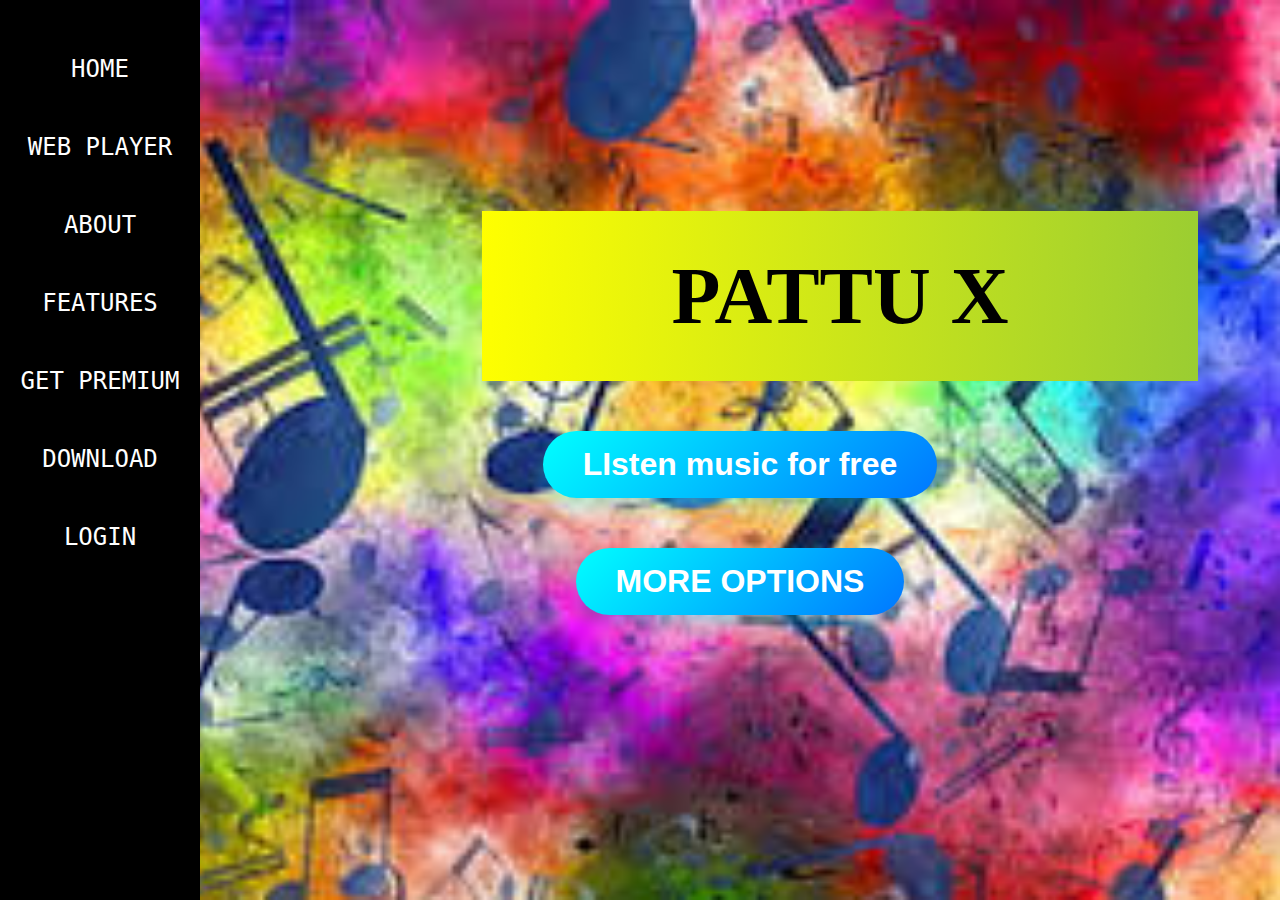
<file: index.html>
<!DOCTYPE html>
<html lang="en">
<head>
    <meta charset="UTF-8">
    <meta name="viewport" content="width=device-width, initial-scale=1.0">
    <link rel="stylesheet" href="style/style.css">
    <link rel="manifest" href="manifest.json">
    <title> PATTU X</title>
    <style>
        
body{
    background-image: url(image/music.jpg);
    background-position: center;
    background-repeat: no-repeat;
    background-attachment: fixed;
    background-size: cover;
    
}
    </style>
    <title>PAAATU X</title>
</head>
<body>
    <div class="nav">
        <a href="index.html">HOME </a> 
        <a href="web-player.html"> WEB PLAYER </a> 
        <a href="about.html"> ABOUT </a> 
        <a href="list.html"> FEATURES </a> 
         <a href="pro.html"> GET PREMIUM </a> 
         <a href="download.html"> DOWNLOAD </a> 
          <a href="https://sites.google.com/view/pattu-x"> LOGIN </a> 
    </div>
    <div class="hamburger" onclick="toggleSidebar()">☰</div>


    <center>
        <div class="main">
            <header>
                <h1> PATTU X</h1>
            </header>

<a href="web-player.html"> <button class="btn"> LIsten music for free</button> </a>

<button class="btn" onclick="toggleSidebar()"> MORE OPTIONS </button> 

        </div>
    </center>
<script>
  if ('serviceWorker' in navigator) {
    navigator.serviceWorker.register('/service-worker.js')
      .then(() => console.log('Service Worker Registered'))
      .catch((err) => console.error('Service Worker registration failed:', err));
  }
</script>

<script>
  const nav = document.querySelector('.nav');

  function toggleSidebar() {
    nav.classList.toggle('hidden');
  }

  // Auto-hide on load
  window.addEventListener('load', () => {
    if (window.innerWidth <= 768) {
      nav.classList.add('hidden');
    }
  });

  // Hide sidebar on link click (mobile only)
  document.querySelectorAll('.nav a').forEach(link => {
    link.addEventListener('click', () => {
      if (window.innerWidth <= 768) {
        nav.classList.add('hidden');
      }
    });
  });
</script>

</body>
</html>
</file>
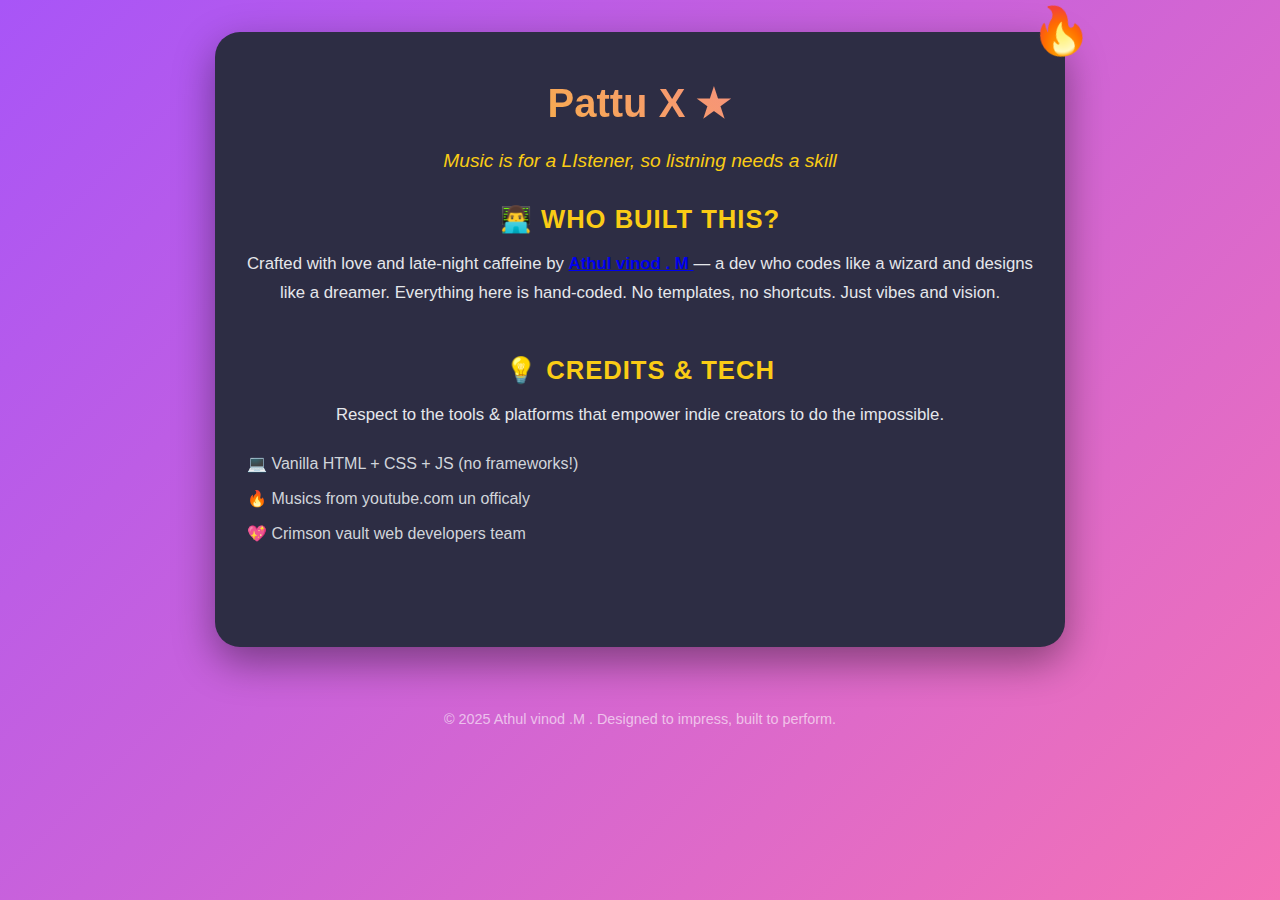
<file: about.html>
<!DOCTYPE html>
<html lang="en">
<head>
  <meta charset="UTF-8" />
  <meta name="viewport" content="width=device-width, initial-scale=1.0"/>
  <title>About Pattu X</title>
  <style>
    :root {
      --primary: #a855f7;
      --secondary: #f472b6;
      --bg: #1f1f2e;
      --text: #fefefe;
      --card: #2d2d44;
      --highlight: #facc15;
    }

    * {
      margin: 0;
      padding: 0;
      box-sizing: border-box;
    }

    body {
      font-family: 'Poppins', sans-serif;
      background: linear-gradient(135deg, var(--primary), var(--secondary));
      color: var(--text);
      min-height: 100vh;
      display: flex;
      flex-direction: column;
      align-items: center;
      padding: 2rem;
    }

    .container {
      max-width: 850px;
      background: var(--card);
      padding: 3rem 2rem;
      border-radius: 25px;
      box-shadow: 0 15px 40px rgba(0, 0, 0, 0.4);
      text-align: center;
      position: relative;
    }

.brand {
  font-size: 2.5rem;
  font-weight: 900;
  background: linear-gradient(45deg, var(--highlight), var(--secondary));
  background-clip: text;          /* standard (mostly unsupported alone) */
  -webkit-background-clip: text;  /* webkit prefix for Safari, Chrome */
  -webkit-text-fill-color: transparent;
  margin-bottom: 1.5rem;
}



    .tagline {
      font-size: 1.2rem;
      color: var(--highlight);
      margin-bottom: 2rem;
      font-style: italic;
     
    }

    section {
      margin-bottom: 3rem;
    }

    h2 {
      font-size: 1.6rem;
      margin-bottom: 1rem;
      color: var(--highlight);
      text-transform: uppercase;
      letter-spacing: 1px;
    }

    p {
      font-size: 1.05rem;
      color: #e5e7eb;
      line-height: 1.7;
    }

    .quotes {
      font-size: 1.1rem;
      margin-top: 2rem;
      font-style: italic;
      color: #c4b5fd;
    }

    .credit-list {
      list-style: none;
      padding-left: 0;
      margin-top: 1rem;
      text-align: left;
    }

    .credit-list li {
      padding: 0.5rem 0;
      color: #d1d5db;
    }

    .floating {
      position: absolute;
      top: -30px;
      right: -25px;
      font-size: 3rem;
      transform: rotate(-15deg);
      color: var(--highlight);
      animation: float 3s ease-in-out infinite;
    }

    @keyframes float {
      0%, 100% { transform: translateY(0) rotate(-15deg); }
      50% { transform: translateY(-10px) rotate(-15deg); }
    }

    footer {
      margin-top: 4rem;
      font-size: 0.9rem;
      color: rgba(255,255,255,0.6);
    }

    @media (max-width: 600px) {
      .container {
        padding: 2rem 1.5rem;
      }

      .brand {
        font-size: 2rem;
      }
    }
  </style>
</head>
<body>

  <div class="container">
    <div class="floating">🔥</div>
    <div class="brand">Pattu X <span style="color:  black">★</span></div>
    <div class="tagline"> Music is for a LIstener, so listning needs a skill</div>

    <!-- About the Creator -->
    <section>
      <h2>👨‍💻 Who Built This?</h2>
      <p>
        Crafted with love and late-night caffeine by <a href="https://athulweb.github.io/athul"><strong>Athul vinod . M</strong> </a>— a dev who codes like a wizard and designs like a dreamer. Everything here is hand-coded. No templates, no shortcuts. Just vibes and vision.
      </p>
    </section>
    <!-- Credits -->
    <section>
      <h2>💡 Credits & Tech</h2>
      <p>
        Respect to the tools & platforms that empower indie creators to do the impossible.
      </p>
      <ul class="credit-list">
        <li>💻 Vanilla HTML + CSS + JS (no frameworks!)</li>
        <li>🔥 Musics from youtube.com un officaly</li>
        <li>💖 Crimson vault web developers team </li>
      </ul>
    </section>
  </div>

  <footer>
    © 2025 Athul vinod .M . Designed to impress, built to perform.
  </footer>

</body>
</html>
</file>
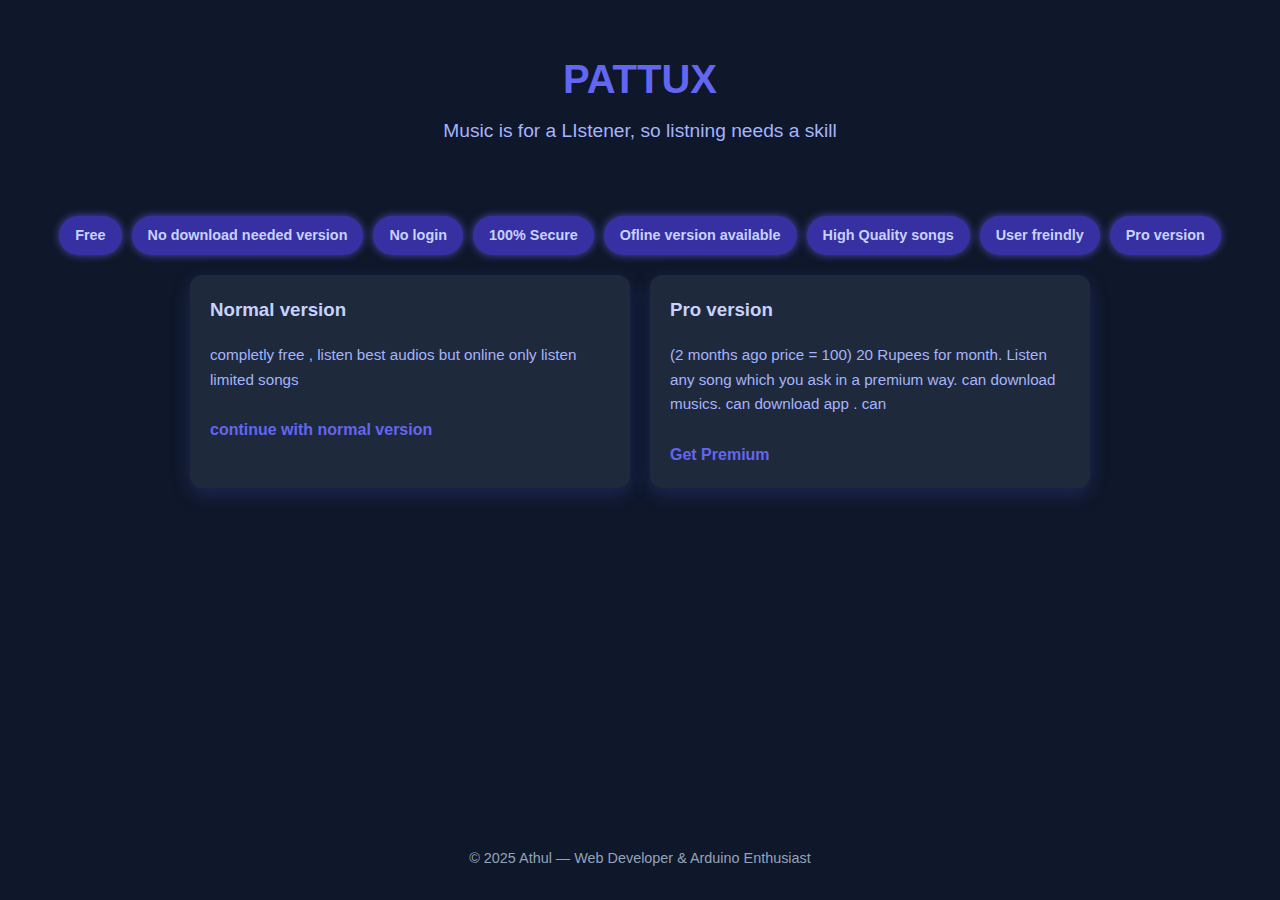
<file: list.html>
<!DOCTYPE html>
<html lang="en">
<head>
  <meta charset="UTF-8" />
  <meta name="viewport" content="width=device-width, initial-scale=1" />
  <title> PATTU X | Features </title>
  <link rel="manifest" href="manifest.json">
  <style>
    /* Simple reset */
    * {
      box-sizing: border-box;
    }
    body {
      margin: 0;
      font-family: 'Segoe UI', Tahoma, Geneva, Verdana, sans-serif;
      background: #0f172a;
      color: #e0e7ff;
      line-height: 1.6;
      min-height: 100vh;
      display: flex;
      flex-direction: column;
      align-items: center;
      padding: 20px;
    }
    header {
      text-align: center;
      margin-bottom: 30px;
    }
    header h1 {
      font-size: 2.5rem;
      margin-bottom: 5px;
      color: #6366f1;
    }
    header p {
      font-size: 1.2rem;
      color: #a5b4fc;
      margin-top: 0;
    }
    .skills {
      margin: 20px 0;
      display: flex;
      flex-wrap: wrap;
      justify-content: center;
      gap: 10px;
    }
    .skill {
      background: #3730a3;
      padding: 8px 16px;
      border-radius: 9999px;
      font-weight: 600;
      font-size: 0.9rem;
      color: #c7d2fe;
      box-shadow: 0 0 8px #6366f1aa;
      transition: background 0.3s;
    }
    .skill:hover {
      background: #4f46e5;
      color: white;
      cursor: default;
    }
    .projects {
      max-width: 900px;
      width: 100%;
      display: grid;
      grid-template-columns: repeat(auto-fit,minmax(280px,1fr));
      gap: 20px;
      margin-bottom: 40px;
    }
    .project {
      background: #1e293b;
      border-radius: 12px;
      padding: 20px;
      box-shadow: 0 6px 18px rgba(63,81,181,0.3);
      transition: transform 0.3s ease;
    }
    .project:hover {
      transform: translateY(-5px);
      box-shadow: 0 12px 24px rgba(99,102,241,0.6);
    }
    .project h3 {
      margin-top: 0;
      color: #c7d2fe;
    }
    .project p {
      font-size: 0.95rem;
      color: #a5b4fc;
    }
    .project a {
      display: inline-block;
      margin-top: 10px;
      color: #6366f1;
      font-weight: 600;
      text-decoration: none;
      border-bottom: 1px solid transparent;
      transition: border-color 0.3s;
    }
    .project a:hover {
      border-color: #6366f1;
    }
    footer {
      text-align: center;
      font-size: 0.9rem;
      color: #94a3b8;
      margin-top: auto;
      padding: 20px 0 10px;
      width: 100%;
      max-width: 900px;
    }
    .contact-section {
      max-width: 450px;
      width: 100%;
      background: #1e293b;
      padding: 20px 25px;
      border-radius: 12px;
      box-shadow: 0 6px 18px rgba(63,81,181,0.3);
      margin-bottom: 40px;
    }
    .contact-section h2 {
      margin-top: 0;
      margin-bottom: 15px;
      color: #c7d2fe;
    }
    .contact-section form {
      display: flex;
      flex-direction: column;
      gap: 12px;
    }
    .contact-section input,
    .contact-section textarea {
      padding: 10px;
      border-radius: 8px;
      border: none;
      font-size: 1rem;
      resize: vertical;
    }
    .contact-section input {
      height: 38px;
    }
    .contact-section textarea {
      min-height: 80px;
    }
    .contact-section button {
      background: #6366f1;
      border: none;
      padding: 12px;
      color: white;
      font-size: 1rem;
      border-radius: 10px;
      cursor: pointer;
      transition: background 0.3s ease;
      font-weight: 700;
    }
    .contact-section button:hover {
      background: #4f46e5;
    }
    @media (max-width: 480px) {
      header h1 {
        font-size: 2rem;
      }
      .projects {
        grid-template-columns: 1fr;
      }
    }
  </style>
</head>
<body>

  <header>
    <h1>PATTUX</h1>
    <p>Music is for a LIstener, so listning needs a skill</p>
  </header>

  <section class="skills" aria-label="Skills">
    <div class="skill">Free</div>
    <div class="skill">No download needed version</div>
    <div class="skill">No login</div>
    <div class="skill">100% Secure</div>
    <div class="skill">Ofline version available</div>
    <div class="skill">High Quality songs</div>
    <div class="skill">User freindly</div>
     <div class="skill">Pro version</div>
  </section>

  <section class="projects" aria-label="Projects">
    <article class="project">
      <h3>Normal version</h3>
      <p>completly free , listen best audios but online only listen limited songs</p>
      <a href="web-player.html" target="_blank" rel="noopener noreferrer">continue with normal version</a>
    </article>

    <article class="project">
      <h3> Pro version</h3>
      <p> (2 months ago price = 100) 20 Rupees for month. Listen any song which you ask in a premium way.
         can download musics. can download app . can </p>
      
      <a href="pro.html" target="_blank">Get Premium</a>
    </article>

    </article>
  </section>

  
  <footer>
    &copy; 2025 Athul &mdash; Web Developer & Arduino Enthusiast
  </footer>

  <script>
  if ('serviceWorker' in navigator) {
    navigator.serviceWorker.register('/service-worker.js')
      .then(() => console.log('Service Worker Registered'))
      .catch((err) => console.error('Service Worker registration failed:', err));
  }
</script>

</body>
</html>
</file>
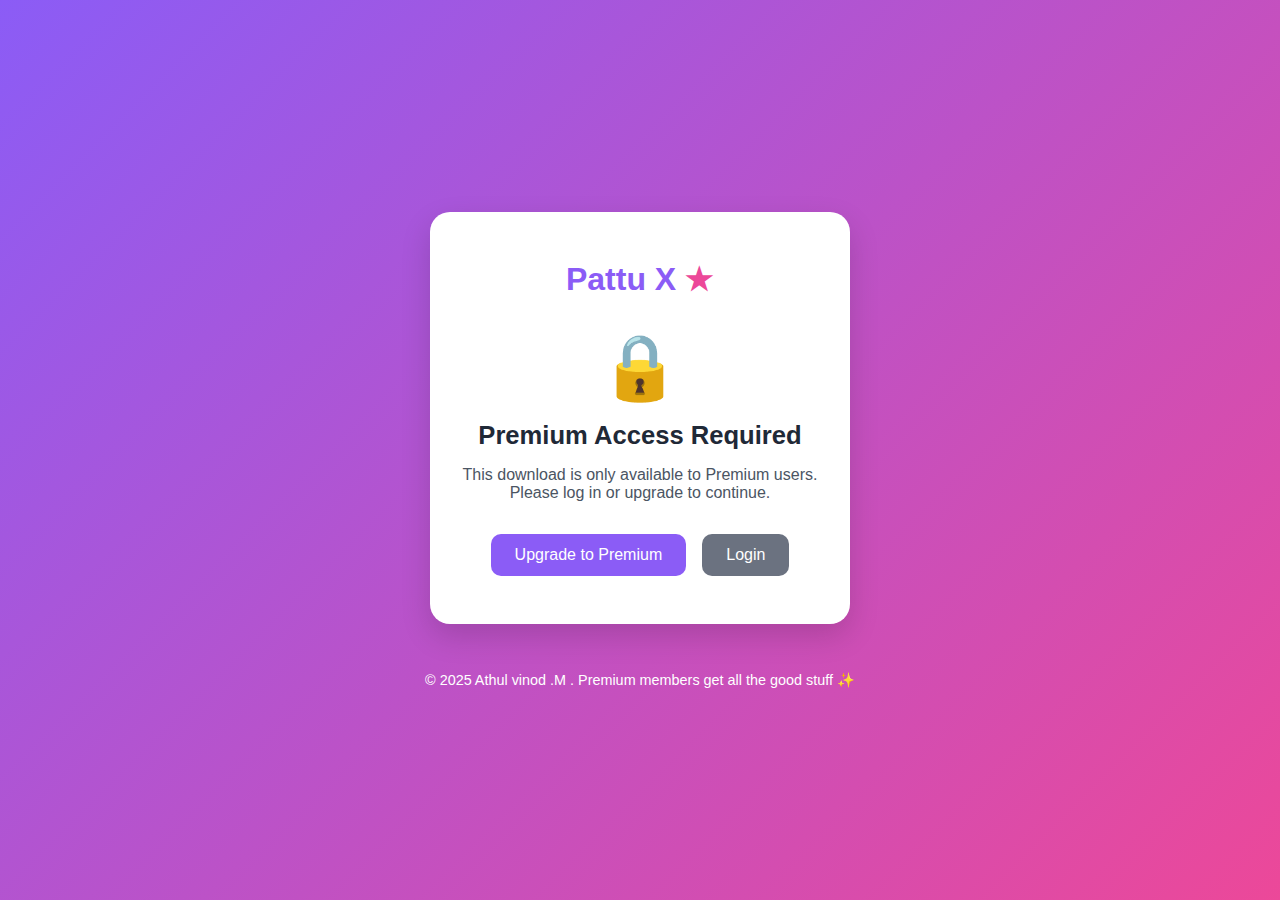
<file: no-access.html>
<!DOCTYPE html>
<html lang="en">
<head>
  <meta charset="UTF-8" />
  <meta name="viewport" content="width=device-width, initial-scale=1.0"/>
  <title>Access Denied | PATTU X</title>
  <style>
    :root {
      --primary: #8b5cf6;
      --secondary: #ec4899;
      --bg: #fdf4ff;
      --text: #1f2937;
    }

    * {
      box-sizing: border-box;
      margin: 0;
      padding: 0;
    }

    body {
      font-family: 'Segoe UI', Tahoma, Geneva, Verdana, sans-serif;
      background: linear-gradient(135deg, var(--primary), var(--secondary));
      color: var(--text);
      min-height: 100vh;
      display: flex;
      flex-direction: column;
      align-items: center;
      justify-content: center;
      padding: 2rem;
    }

    .container {
      background: white;
      padding: 3rem 2rem;
      border-radius: 20px;
      box-shadow: 0 12px 30px rgba(0, 0, 0, 0.15);
      max-width: 420px;
      text-align: center;
    }

    .brand {
      font-size: 2rem;
      font-weight: 800;
      color: var(--primary);
      margin-bottom: 2rem;
    }

    .lock-icon {
      font-size: 4rem;
      color: var(--secondary);
      margin-bottom: 1rem;
    }

    h2 {
      font-size: 1.6rem;
      margin-bottom: 1rem;
    }

    p {
      font-size: 1rem;
      color: #4b5563;
      margin-bottom: 2rem;
    }

    .btn-group {
      display: flex;
      gap: 1rem;
      justify-content: center;
      flex-wrap: wrap;
    }

    .btn {
      background: var(--primary);
      color: white;
      padding: 0.75rem 1.5rem;
      border: none;
      border-radius: 10px;
      font-size: 1rem;
      cursor: pointer;
      transition: background 0.3s ease;
      text-decoration: none;
    }

    .btn:hover {
      background: var(--secondary);
    }

    footer {
      margin-top: 3rem;
      color: white;
      font-size: 0.9rem;
    }
  </style>
</head>
<body>

  <div class="container">
    <div class="brand">Pattu X <span style="color: var(--secondary);">★</span></div>
    <div class="lock-icon">🔒</div>
    <h2>Premium Access Required</h2>
    <p>This download is only available to Premium users. Please log in or upgrade to continue.</p>
    <div class="btn-group">
      <a href="pro.html" class="btn">Upgrade to Premium</a>
      <a href="https://sites.google.com/view/pattu-x/login" class="btn" style="background: #6b7280;">Login</a>
    </div>
  </div>

  <footer>
    © 2025 Athul vinod .M . Premium members get all the good stuff ✨
  </footer>

</body>
</html>
</file>
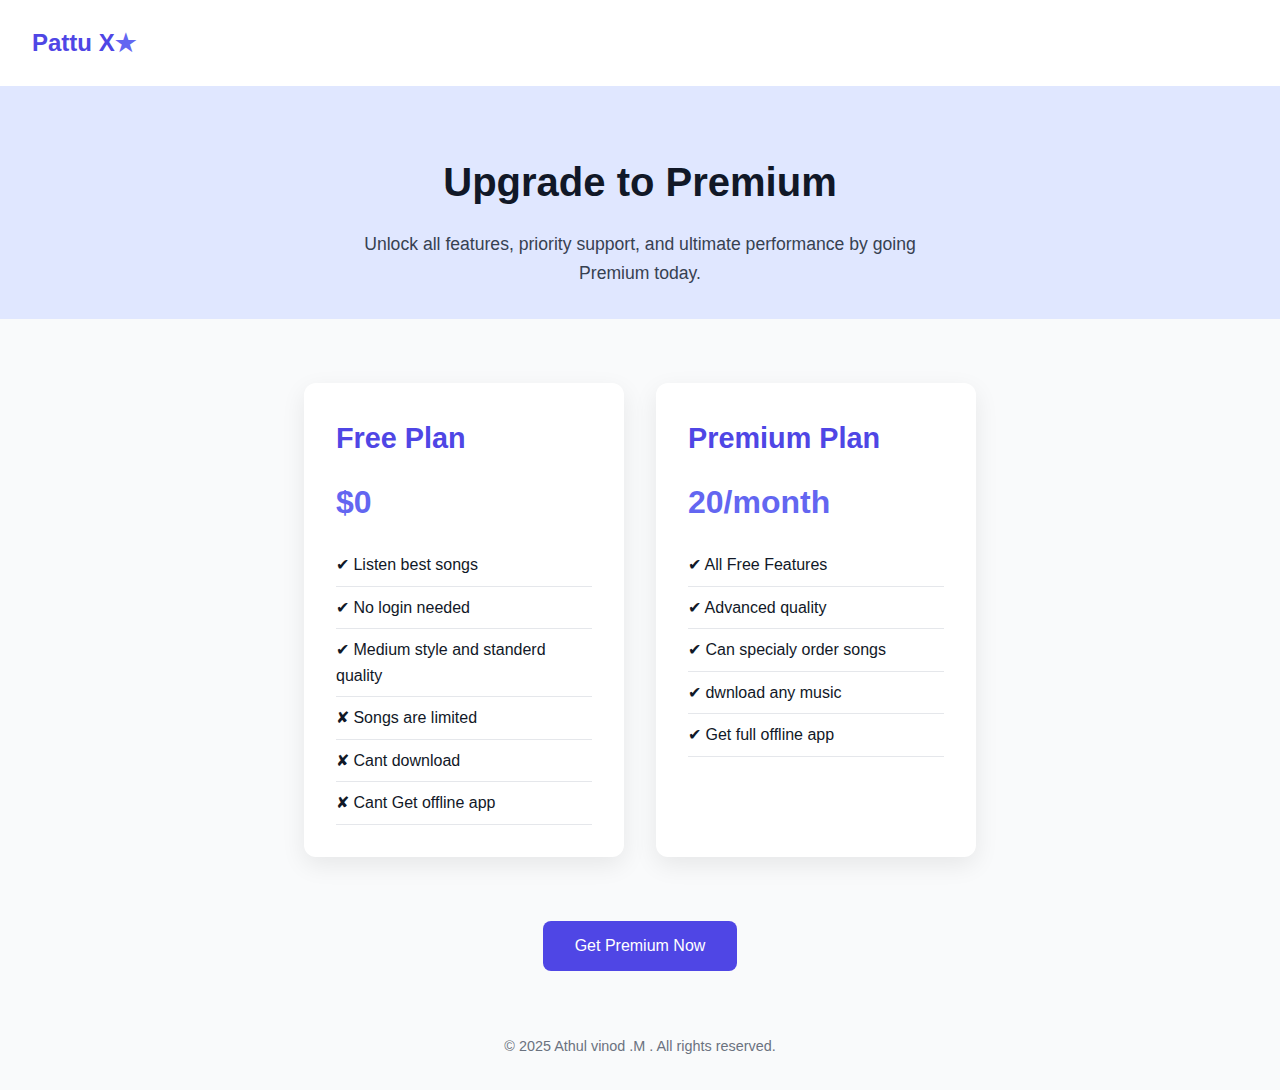
<file: pro.html>
<!DOCTYPE html>
<html lang="en">
<head>
  <meta charset="UTF-8" />
  <meta name="viewport" content="width=device-width, initial-scale=1.0"/>
  <title>Get Premium | Pattux</title>
  <style>
    :root {
      --primary: #4f46e5;
      --secondary: #6366f1;
      --bg: #f9fafb;
      --text: #111827;
      --accent: #e0e7ff;
    }

    * {
      margin: 0;
      padding: 0;
      box-sizing: border-box;
    }

    body {
      font-family: 'Segoe UI', Tahoma, Geneva, Verdana, sans-serif;
      background: var(--bg);
      color: var(--text);
      line-height: 1.6;
    }

    header {
      background: white;
      padding: 1.5rem 2rem;
      box-shadow: 0 2px 4px rgba(0,0,0,0.05);
      display: flex;
      justify-content: space-between;
      align-items: center;
    }

    .brand {
      font-size: 1.5rem;
      font-weight: bold;
      color: var(--primary);
    }

    .hero {
      padding: 4rem 2rem 2rem;
      text-align: center;
      background: var(--accent);
    }

    .hero h1 {
      font-size: 2.5rem;
      margin-bottom: 1rem;
    }

    .hero p {
      max-width: 600px;
      margin: 0 auto;
      font-size: 1.1rem;
      color: #374151;
    }

    .plans {
      display: flex;
      flex-wrap: wrap;
      justify-content: center;
      gap: 2rem;
      margin: 4rem 2rem;
    }

    .card {
      background: white;
      border-radius: 12px;
      padding: 2rem;
      width: 320px;
      box-shadow: 0 8px 24px rgba(0,0,0,0.08);
      transition: transform 0.3s ease;
    }

    .card:hover {
      transform: translateY(-6px);
    }

    .card h2 {
      font-size: 1.8rem;
      color: var(--primary);
      margin-bottom: 1rem;
    }

    .card ul {
      list-style: none;
      margin-top: 1rem;
    }

    .card ul li {
      padding: 0.5rem 0;
      border-bottom: 1px solid #e5e7eb;
    }

    .card .price {
      font-size: 2rem;
      font-weight: bold;
      margin: 1rem 0;
      color: var(--secondary);
    }

    .cta {
      text-align: center;
      margin: 2rem;
    }

    .cta button {
      background: var(--primary);
      color: white;
      padding: 1rem 2rem;
      border: none;
      border-radius: 8px;
      font-size: 1rem;
      cursor: pointer;
      transition: background 0.3s;
    }

    .cta button:hover {
      background: var(--secondary);
    }

    footer {
      text-align: center;
      padding: 2rem;
      color: #6b7280;
      font-size: 0.9rem;
    }

    @media (max-width: 768px) {
      .plans {
        flex-direction: column;
        align-items: center;
      }

      .hero h1 {
        font-size: 2rem;
      }
    }
  </style>
</head>
<body>

  <header>
    <div class="brand">Pattu X<span style="color:#6366f1;">★</span></div>
    <nav>
      <!-- Add navigation if needed -->
    </nav>
  </header>

  <section class="hero">
    <h1>Upgrade to Premium</h1>
    <p>Unlock all features, priority support, and ultimate performance by going Premium today.</p>
  </section>

  <section class="plans">
    <!-- Free Plan -->
    <div class="card">
      <h2>Free Plan</h2>
      <p class="price">$0</p>
      <ul>
        <li>✔ Listen best songs</li>
        <li>✔ No login needed</li>
        <li>✔ Medium style and standerd quality</li>
        <li>✘ Songs are limited</li>
        <li>✘ Cant download</li>
          <li>✘ Cant Get offline app</li>
      </ul>
    </div>

    <!-- Premium Plan -->
    <div class="card">
      <h2>Premium Plan</h2>
      <p class="price">20/month</p>
      <ul>
        <li>✔ All Free Features</li>
        <li>✔ Advanced quality</li>
        <li>✔ Can specialy order songs </li>
        <li>✔ dwnload any music </li>
        <li>✔ Get full offline app</li>
      </ul>
    </div>
  </section>

  <section class="cta">
    <a href="http://wa.me/9539218900">
    <button onclick="alert('Redirecting to payment...')">Get Premium Now</button>
    </a>
  </section>

  <footer>
    © 2025  Athul vinod .M . All rights reserved.
  </footer>

</body>
</html>
</file>
<file: style/style.css>
/* ------------------- */
/* NAVIGATION (Desktop) */
/* ------------------- */
.nav {
    position: fixed;
    top: 0;
    left: 0;
    height: 100vh;
    width: 200px;
    background-color: rgb(0, 0, 0);
    color: white;
    font-size: 24px;
    font-family: monospace;
    display: flex;
    flex-direction: column;
    align-items: center;
    text-align: center;
    padding-top: 30px;
    z-index: 1000;
    transition: transform 0.3s ease;
}

.nav a {
    color: white;
    margin: 25px 0;
    text-decoration: none;
    display: block;
}

/* Hidden class for toggling menu */
.hidden {
    display: none;
}

/* ------------------- */
/* HAMBURGER MENU */
/* ------------------- */
.hamburger {
    display: none;
    font-size: 30px;
    color: white;
    position: fixed;
    top: 20px;
    right: 20px;
    z-index: 1100;
    cursor: pointer;
}

/* ------------------- */
/* HEADER & MAIN AREA */
/* ------------------- */
header {
    background: linear-gradient(93deg, yellow, yellowgreen);
    width: 70%;
    height: 170px;
    display: flex;
    justify-content: center;
    align-items: center;
    font-family: cursive;
    font-size: 2.5rem;
    text-align: center;
    margin-left: 200px; /* Push content away from sidebar */
}

.main {
    margin-left: 200px; /* Same as sidebar width */
    padding: 40px 20px;
    height: calc(100vh - 170px);
    display: flex;
    flex-direction: column;
    justify-content: center;
    align-items: center;
}

/* ------------------- */
/* BUTTON */
/* ------------------- */
.btn {
    margin-top: 50px;
    padding: 15px 40px;
    background: linear-gradient(135deg, #00ffff, #0077ff);
    border: none;
    border-radius: 50px;
    color: #fff;
    font-size: 2rem;
    font-weight: bold;
    cursor: pointer;
    transition: all 0.3s ease;
    box-shadow: 0 8px 20px rgba(0, 255, 255, 0.3);
    text-decoration: none;
}

.btn:hover {
    transform: translateY(-3px);
    box-shadow: 0 10px 30px rgba(0, 255, 255, 0.6);
}

/* ------------------- */
/* ANIMATIONS */
/* ------------------- */
@keyframes fadeIn {
    to {
        opacity: 1;
    }
}

/* ---------------------------- */
/* RESPONSIVE: Tablets & Phones */
/* ---------------------------- */
@media (max-width: 768px) {
    .nav {
        position: fixed;
        top: 0;
        left: 0;
        height: 100vh;
        width: 200px;
        background-color: black;
        flex-direction: column;
        align-items: center;
        padding-top: 60px;
        transform: translateX(-100%);
        transition: transform 0.3s ease;
        z-index: 1000;
    }

    .nav a {
        margin: 20px 0;
        font-size: 18px;
    }

    .nav.hidden {
        transform: translateX(-100%);
    }

    .nav:not(.hidden) {
        transform: translateX(0);
    }

    .hamburger {
        display: block;
    }

    header {
        margin-left: 0;
        font-size: 2rem;
        height: auto;
        padding: 20px;
        width: 100%;
    }

    .main {
        margin-left: 0;
        width: 100%;
        padding: 20px;
        height: auto;
    }

    .btn {
        font-size: 1.5rem;
        padding: 12px 30px;
    }
}

/* Extra small devices (phones under 480px) */
@media (max-width: 480px) {
    .nav {
        flex-direction: column;
        text-align: center;
    }

    header {
        font-size: 1.8rem;
    }

    .btn {
        font-size: 1.2rem;
        padding: 10px 20px;
    }
}
</file>
